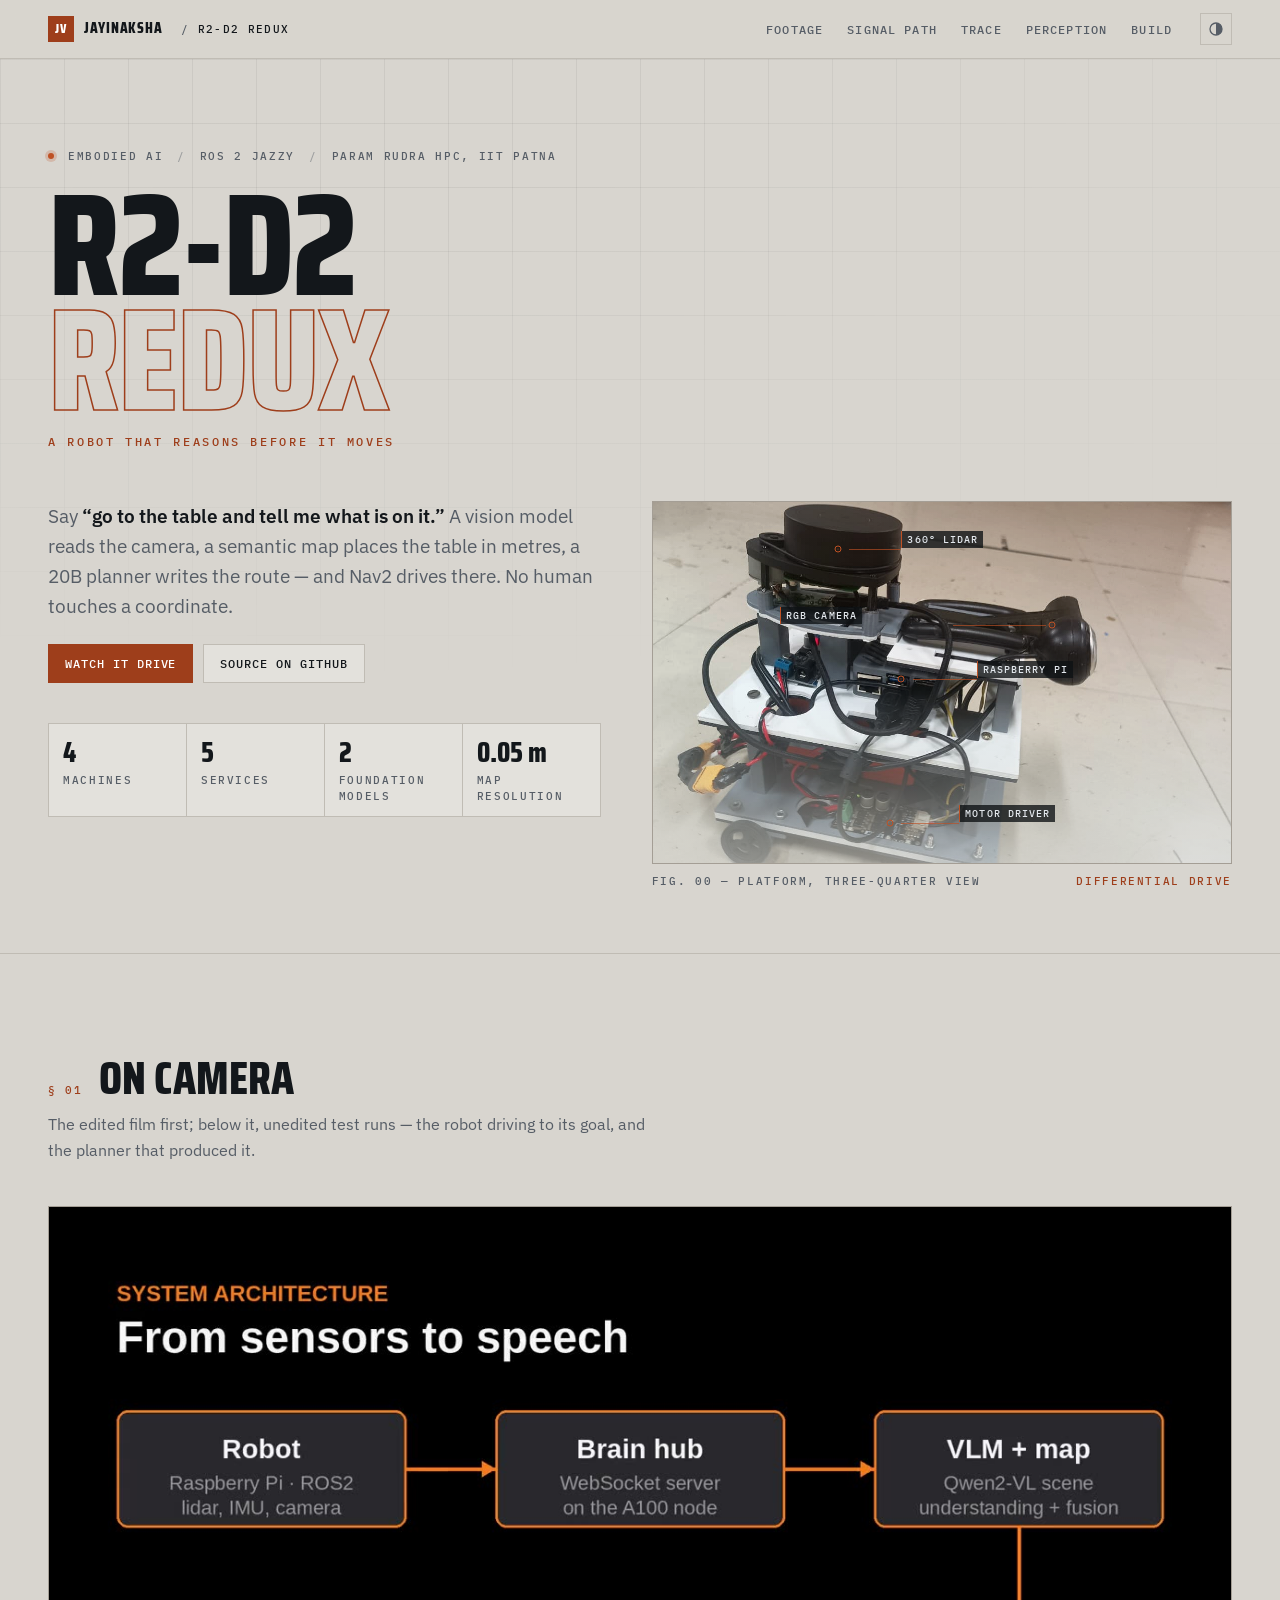
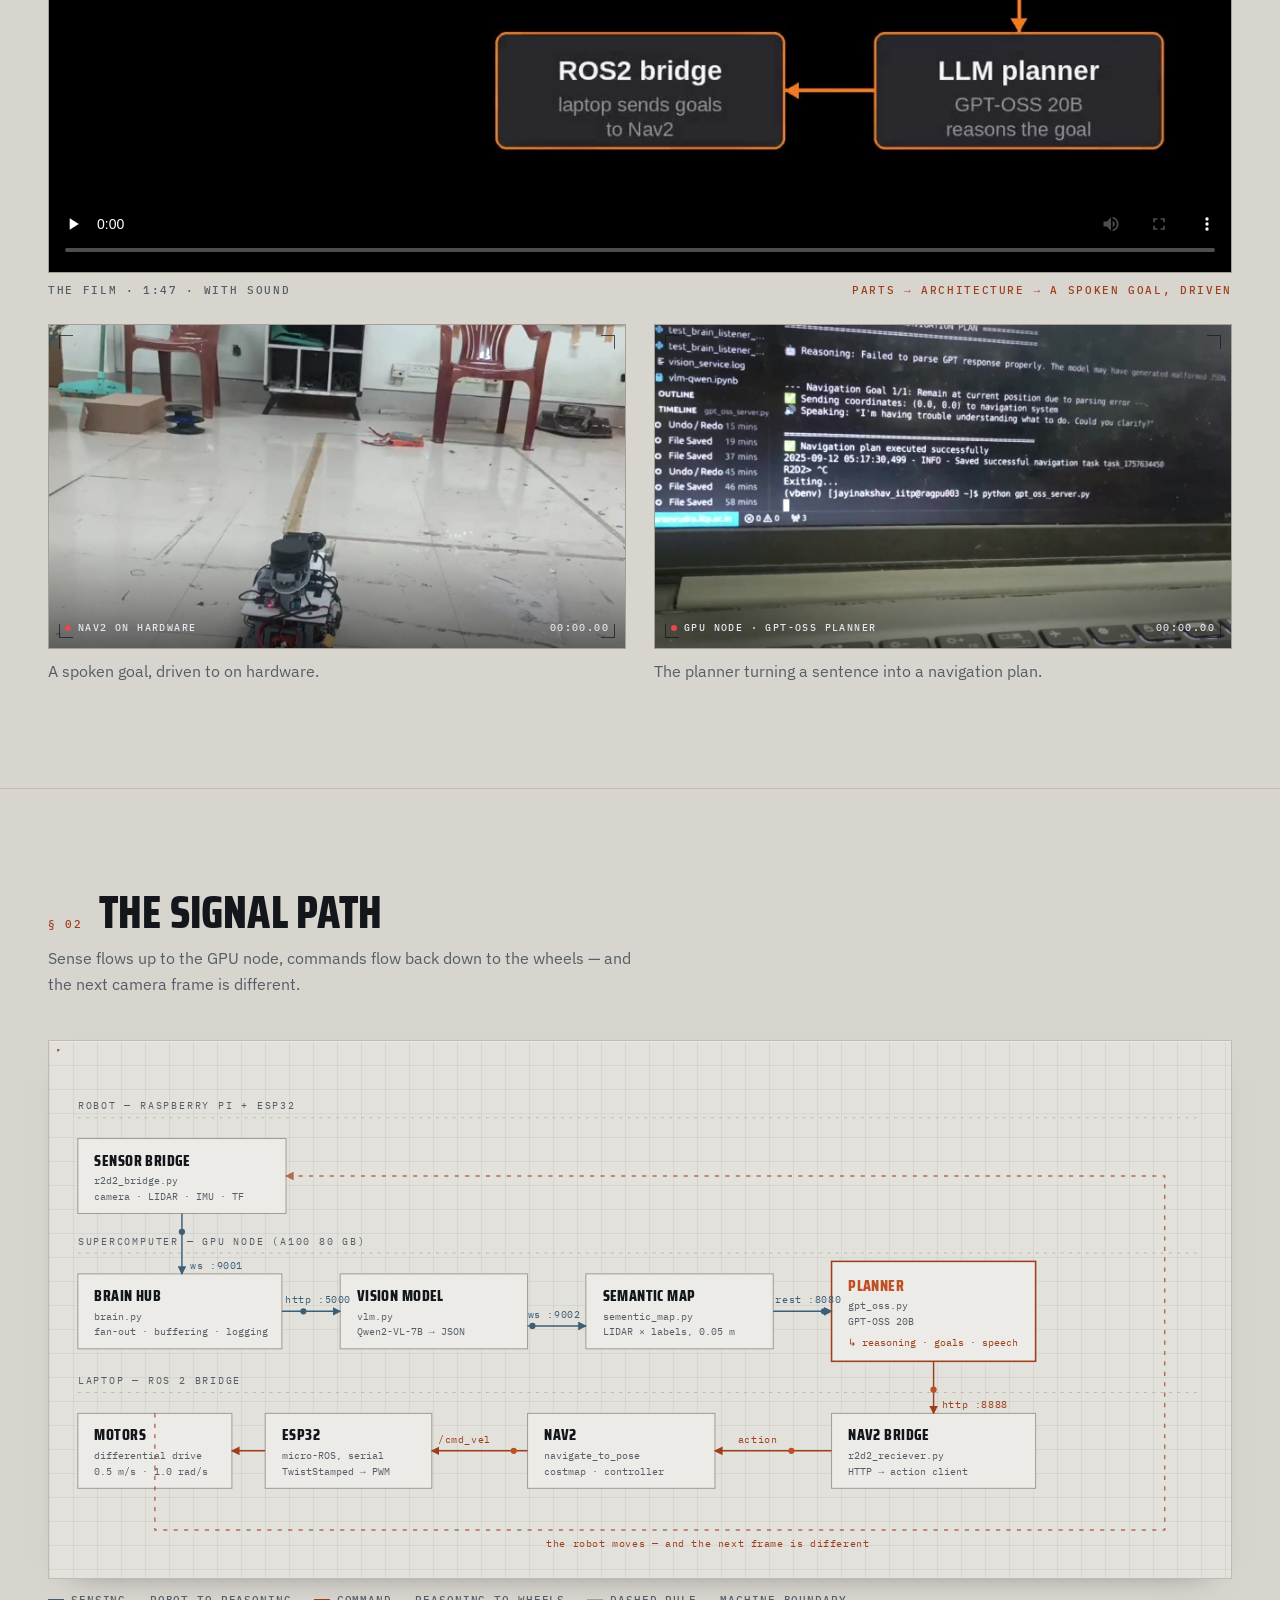
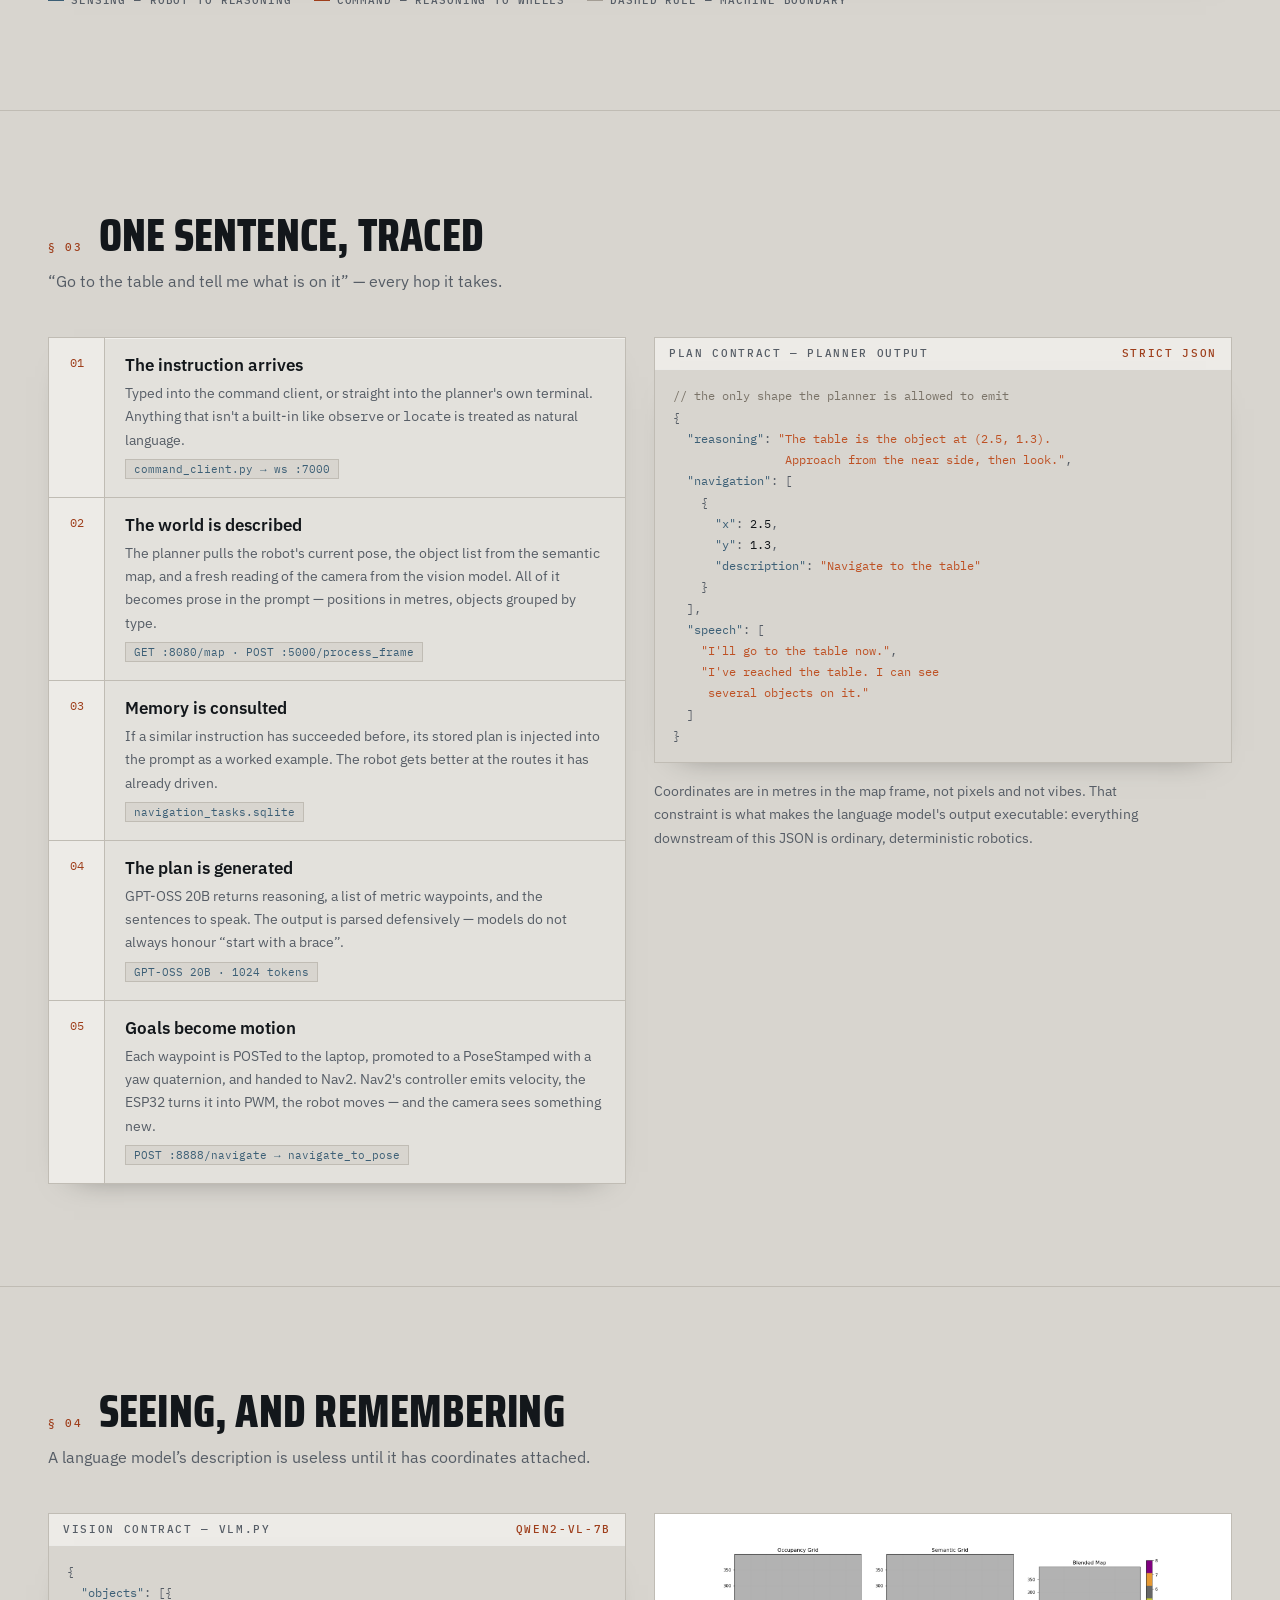
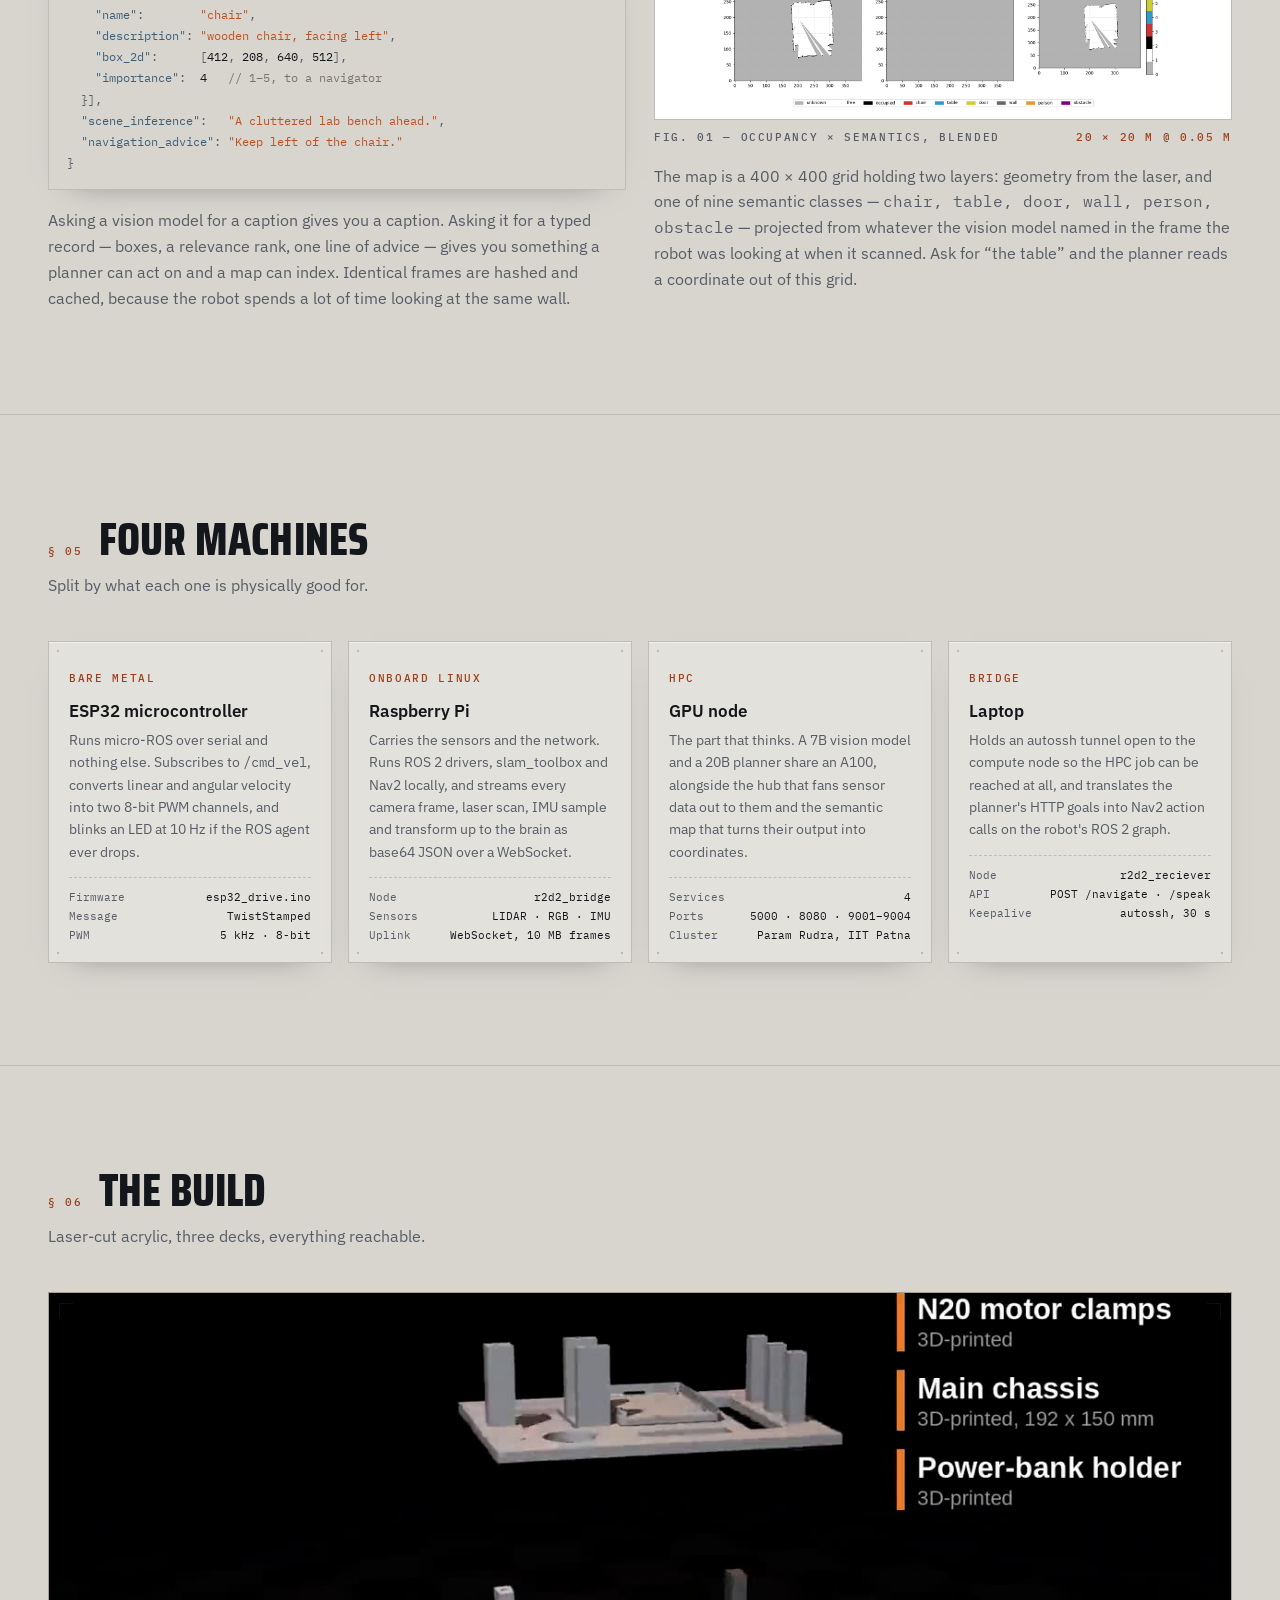
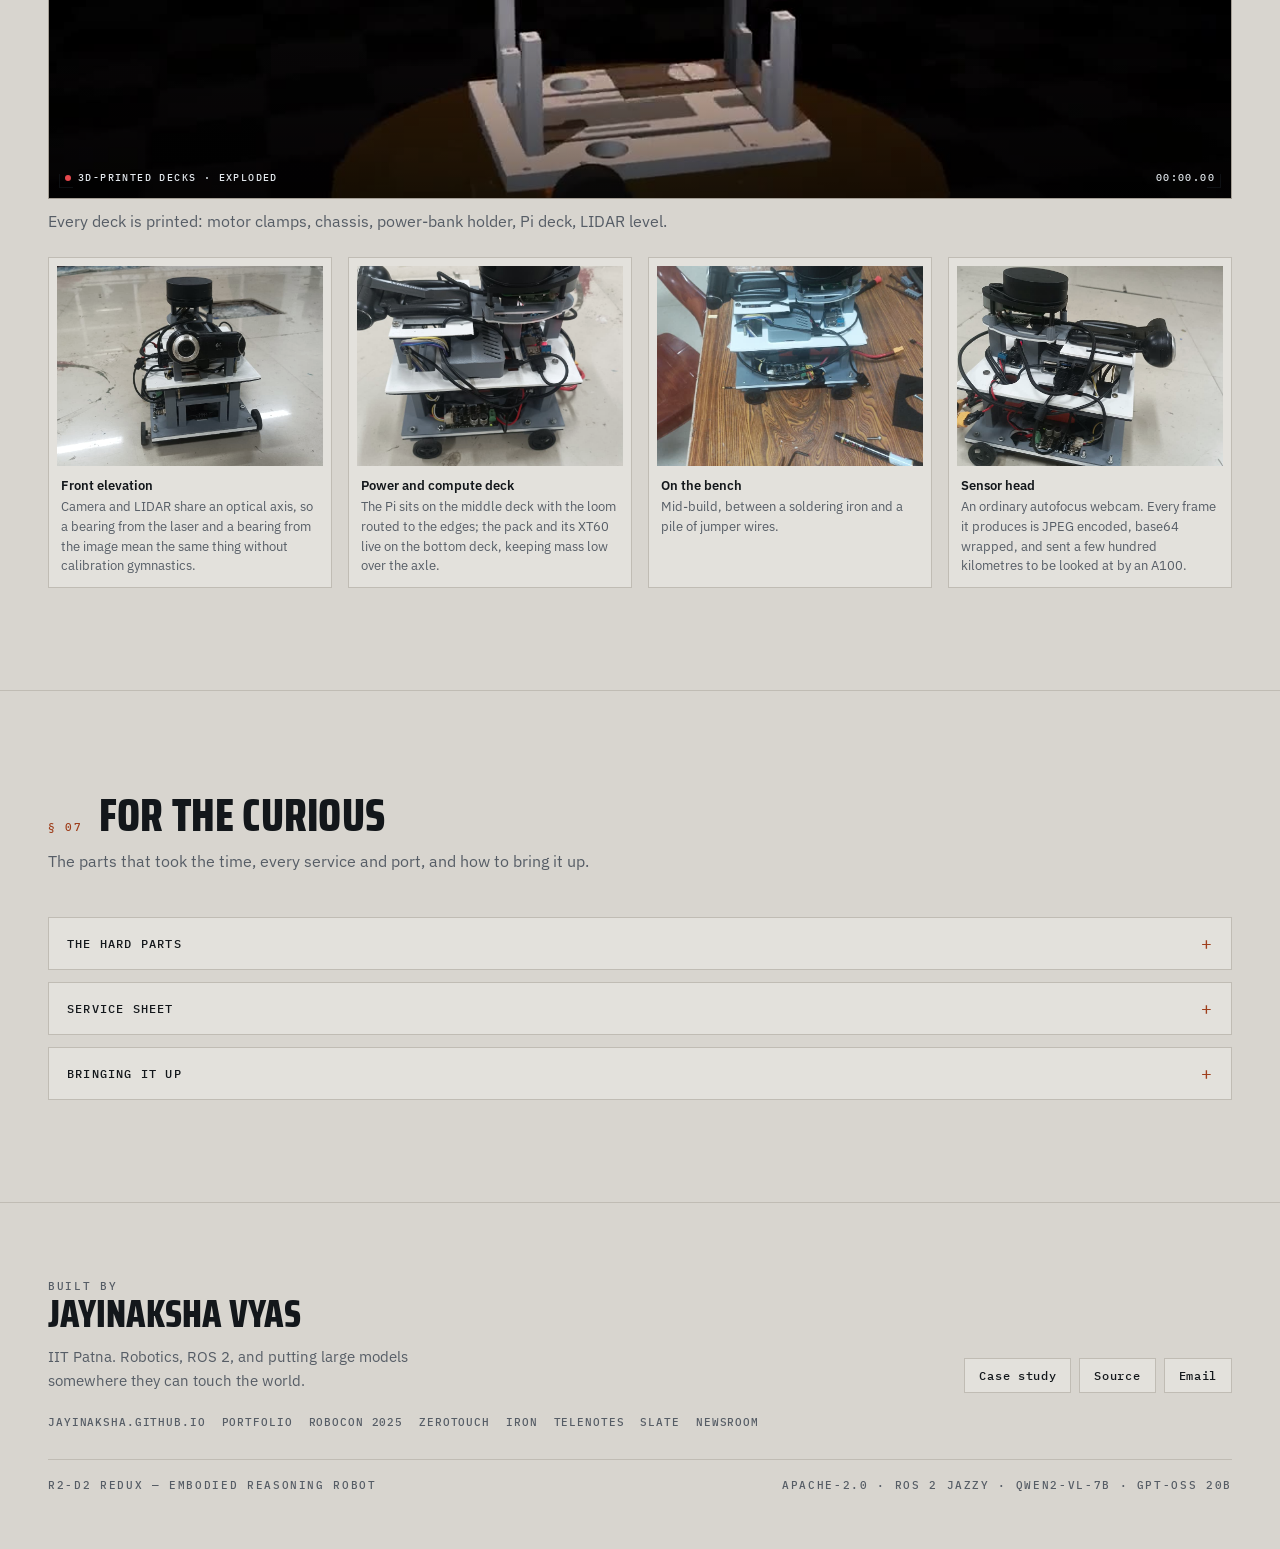
<file: docs/index.html>
<!doctype html>
<html lang="en">
<head>
<meta charset="utf-8">
<meta name="viewport" content="width=device-width,initial-scale=1">
<title>R2-D2 Redux — a robot that reasons before it moves</title>
<meta name="description" content="Say “go to the table and tell me what is on it.” A vision-language model reads the camera, a semantic map places the table in metres, a 20B planner writes the route, and Nav2 drives there.">
<link rel="canonical" href="https://jayinaksha.github.io/agentic-bot/">
<meta property="og:type" content="website">
<meta property="og:title" content="R2-D2 Redux — a robot that reasons before it moves">
<meta property="og:description" content="A spoken instruction becomes a metric navigation goal. Qwen2-VL-7B, GPT-OSS 20B, a semantic map and Nav2, on a Raspberry Pi robot and an A100.">
<meta property="og:url" content="https://jayinaksha.github.io/agentic-bot/">
<meta property="og:image" content="https://jayinaksha.github.io/agentic-bot/assets/og.jpg">
<meta property="og:image:width" content="1200"><meta property="og:image:height" content="630">
<meta name="twitter:card" content="summary_large_image">
<meta name="theme-color" content="#0E1114">
<meta name="color-scheme" content="dark light">
<link rel="icon" href="assets/favicon.svg" type="image/svg+xml">
<link rel="stylesheet" href="assets/plate/plate.css">
<script>try{var t=localStorage.getItem("plate-theme");if(t)document.documentElement.dataset.theme=t}catch(e){}</script>
<style>
/* R2-D2 Redux — page-only parts. Everything shared lives in Plate. */
.figure{position:relative;margin:0}
.photo{position:relative;aspect-ratio:16/10;overflow:hidden;border:1px solid var(--edge-hi);background:var(--plate2)}
.photo img{width:100%;height:100%;object-fit:cover;filter:contrast(1.06)}
.photo::after{content:"";position:absolute;inset:0;pointer-events:none;
  background:linear-gradient(200deg,color-mix(in srgb,var(--accent) 22%,transparent),transparent 58%),
             linear-gradient(0deg,color-mix(in srgb,var(--ground) 60%,transparent),transparent 50%)}
.callout{position:absolute;inset:0;z-index:3;pointer-events:none}
.callout .pin{position:absolute;width:7px;height:7px;border:1px solid var(--accent-hi);border-radius:50%;transform:translate(-50%,-50%)}
.callout .pin::before{display:none}
.callout .pin::after{content:"";position:absolute;inset:2px;background:var(--accent-hi);border-radius:50%}
.callout .lead{position:absolute;height:1px;background:var(--accent-hi);opacity:.65}
.callout .txt{position:absolute;font:500 .625rem var(--f-mono);letter-spacing:.11em;text-transform:uppercase;color:#E2E7EC;
  white-space:nowrap;background:rgba(14,17,20,.78);padding:2px 5px;border-left:1px solid var(--accent-hi)}
.card .host{color:var(--accent)}
.note .tag{color:var(--accent)}
.mapfig{border:1px solid var(--edge);background:#fff;padding:10px}
.mapfig img{width:100%}
.scope svg{min-width:940px}
.trace .step:last-child{border-bottom:0}
.tablewrap{overflow-x:auto;border:1px solid var(--edge)}
table{border-collapse:collapse;width:100%;min-width:660px;background:var(--plate)}
th,td{text-align:left;padding:12px 16px;border-bottom:1px solid var(--edge);vertical-align:top;font-size:.9rem}
th{font:500 .625rem var(--f-mono);letter-spacing:.15em;text-transform:uppercase;color:var(--steel);background:var(--plate2)}
td .path{display:block;font:400 .6875rem var(--f-mono);color:var(--steel);margin-top:3px}
td.port{font-family:var(--f-mono);color:var(--accent-hi);white-space:nowrap}
td.host{font-family:var(--f-mono);font-size:.75rem;color:var(--steel);white-space:nowrap}
td.svc{font-weight:600}
.runs{display:grid;gap:18px}
@media (min-width:840px){.runs{grid-template-columns:repeat(3,1fr)}}
.runs>*{min-width:0}
details.more+details.more{margin-top:12px}
@media (prefers-reduced-motion:reduce){.pkt{display:none}}
</style>
</head>
<body>
<a class="skip" href="#main">Skip to content</a>

<header class="bar">
  <div class="shell">
    <a class="bar__home" href="https://jayinaksha.github.io/portfolio/" aria-label="Jayinaksha Vyas — portfolio">
      <span class="bar__mark" aria-hidden="true">JV</span><span class="bar__name">Jayinaksha</span>
    </a>
    <span class="bar__crumb">/ <b>R2-D2 Redux</b></span>
    <button class="bar__tool bar__menu" aria-controls="nav" aria-expanded="false" aria-label="Menu"><svg width="14" height="10" viewBox="0 0 14 10" aria-hidden="true"><path d="M0 1h14M0 5h14M0 9h14" stroke="currentColor" stroke-width="1.4"/></svg></button>
    <nav class="bar__nav" id="nav" aria-label="Sections">
      <a href="#camera">Footage</a><a href="#path">Signal path</a><a href="#trace">Trace</a><a href="#perception">Perception</a><a href="#build">Build</a>
    </nav>
    <button class="bar__tool" data-theme-toggle aria-label="Switch light or dark"><svg width="14" height="14" viewBox="0 0 14 14" aria-hidden="true"><circle cx="7" cy="7" r="6" fill="none" stroke="currentColor" stroke-width="1.3"/><path d="M7 1a6 6 0 0 1 0 12z" fill="currentColor"/></svg></button>
  </div>
</header>

<main id="main">
<section class="hero" data-xhair>
  <div class="shell">
    <p class="eyebrow">
      <span class="dot" aria-hidden="true"></span>
      <span class="lbl">Embodied AI</span><span class="lbl" style="opacity:.45">/</span>
      <span class="lbl">ROS 2 Jazzy</span><span class="lbl" style="opacity:.45">/</span>
      <span class="lbl">Param Rudra HPC, IIT Patna</span>
    </p>
    <h1 class="wordmark">R2-D2<span class="ghost">Redux</span></h1>
    <p class="tagline">A robot that reasons before it moves</p>

    <div class="hero-grid">
      <div>
        <p class="deck">Say <b>“go to the table and tell me what is on it.”</b> A vision model reads the
          camera, a semantic map places the table in metres, a 20B planner writes the route — and Nav2
          drives there. No human touches a coordinate.</p>
        <div class="btns mt-m">
          <a class="btn btn--solid" href="#camera">Watch it drive</a>
          <a class="btn" href="https://github.com/Jayinaksha/agentic-bot">Source on GitHub</a>
        </div>
        <div class="spec mt-l">
          <div><span class="n">4</span><span class="lbl k">Machines</span></div>
          <div><span class="n">5</span><span class="lbl k">Services</span></div>
          <div><span class="n">2</span><span class="lbl k">Foundation models</span></div>
          <div><span class="n">0.05 m</span><span class="lbl k">Map resolution</span></div>
        </div>
      </div>
      <figure class="figure" style="margin:0">
        <div class="photo">
          <img src="assets/img/r2d2-hero.jpg" decoding="async" alt="The R2-D2 Redux robot: a three-tier laser-cut chassis carrying a spinning LIDAR, a webcam, a Raspberry Pi and a motor driver.">
          <div class="callout" aria-hidden="true">
            <span class="pin" style="left:32%;top:13%"></span>
            <span class="lead" style="left:34%;top:13%;width:9%"></span>
            <span class="txt" style="left:43%;top:8%">360° LIDAR</span>

            <span class="pin" style="left:69%;top:34%"></span>
            <span class="lead" style="left:52%;top:34%;width:16%"></span>
            <span class="txt" style="left:22%;top:29%">RGB camera</span>

            <span class="pin" style="left:43%;top:49%"></span>
            <span class="lead" style="left:45%;top:49%;width:11%"></span>
            <span class="txt" style="left:56%;top:44%">Raspberry Pi</span>

            <span class="pin" style="left:41%;top:89%"></span>
            <span class="lead" style="left:43%;top:89%;width:10%"></span>
            <span class="txt" style="left:53%;top:84%">Motor driver</span>
          </div>
        </div>
        <figcaption class="figcap">
          <span class="lbl">Fig. 00 — Platform, three-quarter view</span>
          <span class="lbl" style="color:var(--oxide)">Differential drive</span>
        </figcaption>
      </figure>
    </div>
  </div>
</section>

<section class="sect" id="camera">
  <div class="shell">
    <div class="head"><span class="lbl clause">§ 01</span><h2>On camera</h2></div>
    <p class="head-sub muted">The edited film first; below it, unedited test runs — the robot driving to its goal, and the planner that produced it.</p>
    <div class="film mt-s" style="border:1px solid var(--edge-hi);background:#000;margin-bottom:22px">
      <video src="assets/media/r2d2-film.mp4" poster="assets/media/r2d2-film.jpg" controls preload="none" playsinline
        style="width:100%;aspect-ratio:16/9;background:#000" aria-label="R2-D2 Redux, the film: from the printed parts to a spoken goal driven on hardware. 1 minute 47, with sound."></video>
    </div>
    <p class="figcap" style="margin:-12px 0 26px"><span class="lbl">The film · 1:47 · with sound</span><span class="lbl lbl--accent">parts → architecture → a spoken goal, driven</span></p>
    <div class="duo rise-kids">
      <figure class="reel-fig" style="margin:0">
        <div class="reel">
          <video src="assets/media/r2d2-drive.mp4" poster="assets/media/r2d2-drive.jpg" muted loop playsinline preload="none"
            aria-label="The robot driving across a tiled floor to its navigation goal."></video>
          <div class="reel__corners"></div>
          <div class="reel__hud"><span class="reel__rec">Nav2 on hardware</span><span class="reel__tc">00:00.00</span></div>
          <button class="reel__toggle" aria-label="Play clip">&#9654;</button>
        </div>
        <figcaption class="figcap"><span class="muted">A spoken goal, driven to on hardware.</span></figcaption>
      </figure>
      <figure class="reel-fig" style="margin:0">
        <div class="reel">
          <video src="assets/media/r2d2-brain.mp4" poster="assets/media/r2d2-brain.jpg" muted loop playsinline preload="none"
            aria-label="The navigation planner's log on a laptop terminal."></video>
          <div class="reel__corners"></div>
          <div class="reel__hud"><span class="reel__rec">GPU node · GPT-OSS planner</span><span class="reel__tc">00:00.00</span></div>
          <button class="reel__toggle" aria-label="Play clip">&#9654;</button>
        </div>
        <figcaption class="figcap"><span class="muted">The planner turning a sentence into a navigation plan.</span></figcaption>
      </figure>
    </div>
  </div>
</section>

<section class="sect" id="path">
  <div class="shell">
    <div class="head"><span class="lbl clause">§ 02</span><h2>The signal path</h2></div>
    <p class="head-sub muted">Sense flows up to the GPU node, commands flow back down to the wheels — and the next camera frame is different.</p>
    

    <div class="scope">
      <svg xmlns:xlink="http://www.w3.org/1999/xlink" viewBox="0 0 1120 500" role="img" aria-label="Signal flow: sensors stream to the brain hub, which feeds the vision model and semantic map, which feed the planner. The planner sends goals back through the ROS 2 bridge to Nav2, the ESP32 and the motors, which move the robot and change what the sensors see.">
        <defs>
          <marker id="ar" viewBox="0 0 8 8" refX="7" refY="4" markerWidth="6" markerHeight="6" orient="auto">
            <path d="M0,0 L8,4 L0,8 z" fill="var(--sense)"/>
          </marker>
          <marker id="ao" viewBox="0 0 8 8" refX="7" refY="4" markerWidth="6" markerHeight="6" orient="auto">
            <path d="M0,0 L8,4 L0,8 z" fill="var(--oxide)"/>
          </marker>
          <style>
            .nb{fill:var(--plate2);stroke:var(--edge-hi);stroke-width:1}
            .nt{font-family:"Saira Cond",sans-serif;font-weight:800;font-size:15px;
                fill:var(--chalk);text-transform:uppercase;letter-spacing:.4px}
            .nf{font-family:"Plex Mono",monospace;font-size:9.5px;fill:var(--steel)}
            .wl{font-family:"Plex Mono",monospace;font-size:9.5px;letter-spacing:.06em}
            .band{font-family:"Plex Mono",monospace;font-size:9.5px;letter-spacing:.18em;
                  fill:var(--steel);text-transform:uppercase}
            .sw{stroke:var(--sense);stroke-width:1.4;fill:none}
            .ow{stroke:var(--oxide);stroke-width:1.4;fill:none}
            .hr{stroke:var(--edge);stroke-width:1;stroke-dasharray:3 5}
          </style>
        </defs>

        <!-- host bands -->
        <line class="hr" x1="20" y1="66" x2="1100" y2="66"/>
        <line class="hr" x1="20" y1="196" x2="1100" y2="196"/>
        <line class="hr" x1="20" y1="330" x2="1100" y2="330"/>
        <text class="band" x="20" y="58">Robot — Raspberry Pi + ESP32</text>
        <text class="band" x="20" y="188">Supercomputer — GPU node (A100 80 GB)</text>
        <text class="band" x="20" y="322">Laptop — ROS 2 bridge</text>

        <!-- ROW 1 : robot sensors -->
        <g>
          <rect class="nb" x="20" y="86" width="200" height="72"/>
          <text class="nt" x="36" y="112">Sensor bridge</text>
          <text class="nf" x="36" y="130">r2d2_bridge.py</text>
          <text class="nf" x="36" y="145">camera · LIDAR · IMU · TF</text>
        </g>

        <!-- ROW 2 : brain / vlm / map / planner -->
        <g>
          <rect class="nb" x="20" y="216" width="196" height="72"/>
          <text class="nt" x="36" y="242">Brain hub</text>
          <text class="nf" x="36" y="260">brain.py</text>
          <text class="nf" x="36" y="275">fan-out · buffering · logging</text>
        </g>
        <g>
          <rect class="nb" x="272" y="216" width="180" height="72"/>
          <text class="nt" x="288" y="242">Vision model</text>
          <text class="nf" x="288" y="260">vlm.py</text>
          <text class="nf" x="288" y="275">Qwen2-VL-7B → JSON</text>
        </g>
        <g>
          <rect class="nb" x="508" y="216" width="180" height="72"/>
          <text class="nt" x="524" y="242">Semantic map</text>
          <text class="nf" x="524" y="260">sementic_map.py</text>
          <text class="nf" x="524" y="275">LIDAR × labels, 0.05 m</text>
        </g>
        <g>
          <rect class="nb" x="744" y="204" width="196" height="96" style="stroke:var(--oxide);stroke-width:1.5"/>
          <text class="nt" x="760" y="232" style="fill:var(--ember)">Planner</text>
          <text class="nf" x="760" y="250">gpt_oss.py</text>
          <text class="nf" x="760" y="265">GPT-OSS 20B</text>
          <text class="nf" x="760" y="285" style="fill:var(--oxide)">↳ reasoning · goals · speech</text>
        </g>

        <!-- ROW 3 : laptop + robot actuation -->
        <g>
          <rect class="nb" x="744" y="350" width="196" height="72"/>
          <text class="nt" x="760" y="376">Nav2 bridge</text>
          <text class="nf" x="760" y="394">r2d2_reciever.py</text>
          <text class="nf" x="760" y="409">HTTP → action client</text>
        </g>
        <g>
          <rect class="nb" x="452" y="350" width="180" height="72"/>
          <text class="nt" x="468" y="376">Nav2</text>
          <text class="nf" x="468" y="394">navigate_to_pose</text>
          <text class="nf" x="468" y="409">costmap · controller</text>
        </g>
        <g>
          <rect class="nb" x="200" y="350" width="160" height="72"/>
          <text class="nt" x="216" y="376">ESP32</text>
          <text class="nf" x="216" y="394">micro-ROS, serial</text>
          <text class="nf" x="216" y="409">TwistStamped → PWM</text>
        </g>
        <g>
          <rect class="nb" x="20" y="350" width="148" height="72"/>
          <text class="nt" x="36" y="376">Motors</text>
          <text class="nf" x="36" y="394">differential drive</text>
          <text class="nf" x="36" y="409">0.5 m/s · 1.0 rad/s</text>
        </g>

        <!-- SENSE WIRES (cool) -->
        <path id="w1" class="sw" d="M120,158 L120,216" marker-end="url(#ar)"/>
        <text class="wl" x="128" y="211" fill="var(--sense)">ws :9001</text>

        <path id="w2" class="sw" d="M216,252 L272,252" marker-end="url(#ar)"/>
        <text class="wl" x="219" y="244" fill="var(--sense)">http :5000</text>

        <path id="w3" class="sw" d="M452,266 L508,266" marker-end="url(#ar)"/>
        <text class="wl" x="452" y="258" fill="var(--sense)">ws :9002</text>

        <path id="w4" class="sw" d="M688,252 L744,252" marker-end="url(#ar)"/>
        <text class="wl" x="690" y="244" fill="var(--sense)">rest :8080</text>

        <!-- COMMAND WIRES (oxide) -->
        <path id="w5" class="ow" d="M842,300 L842,350" marker-end="url(#ao)"/>
        <text class="wl" x="850" y="345" fill="var(--oxide)">http :8888</text>

        <path id="w6" class="ow" d="M744,386 L632,386" marker-end="url(#ao)"/>
        <text class="wl" x="654" y="378" fill="var(--oxide)">action</text>

        <path id="w7" class="ow" d="M452,386 L360,386" marker-end="url(#ao)"/>
        <text class="wl" x="366" y="378" fill="var(--oxide)">/cmd_vel</text>

        <path id="w8" class="ow" d="M200,386 L168,386" marker-end="url(#ao)"/>

        <!-- CLOSING THE LOOP -->
        <path id="w9" class="ow" d="M94,350 L94,462 L1064,462 L1064,122 L220,122" marker-end="url(#ao)"
              style="stroke-dasharray:4 6;opacity:.7"/>
        <text class="wl" x="470" y="478" fill="var(--oxide)">the robot moves — and the next frame is different</text>

        <!-- packets -->
        <g class="pkt">
          <circle r="3" fill="var(--sense)"><animateMotion dur="1.7s" repeatCount="indefinite"><mpath href="#w1" xlink:href="#w1"/></animateMotion></circle>
          <circle r="3" fill="var(--sense)"><animateMotion dur="1.4s" begin="0.3s" repeatCount="indefinite"><mpath href="#w2" xlink:href="#w2"/></animateMotion></circle>
          <circle r="3" fill="var(--sense)"><animateMotion dur="1.4s" begin="0.7s" repeatCount="indefinite"><mpath href="#w3" xlink:href="#w3"/></animateMotion></circle>
          <circle r="3" fill="var(--sense)"><animateMotion dur="1.4s" begin="1.0s" repeatCount="indefinite"><mpath href="#w4" xlink:href="#w4"/></animateMotion></circle>
          <circle r="3" fill="var(--ember)"><animateMotion dur="1.5s" begin="1.4s" repeatCount="indefinite"><mpath href="#w5" xlink:href="#w5"/></animateMotion></circle>
          <circle r="3" fill="var(--ember)"><animateMotion dur="1.5s" begin="1.7s" repeatCount="indefinite"><mpath href="#w6" xlink:href="#w6"/></animateMotion></circle>
          <circle r="3" fill="var(--ember)"><animateMotion dur="1.5s" begin="2.0s" repeatCount="indefinite"><mpath href="#w7" xlink:href="#w7"/></animateMotion></circle>
          <circle r="2.5" fill="var(--oxide)" opacity=".8"><animateMotion dur="6s" begin="2.4s" repeatCount="indefinite"><mpath href="#w9" xlink:href="#w9"/></animateMotion></circle>
        </g>
      </svg>
    </div>

    <div class="legend">
      <span><i style="background:var(--sense)"></i><span class="lbl" style="letter-spacing:.08em">Sensing — robot to reasoning</span></span>
      <span><i style="background:var(--oxide)"></i><span class="lbl" style="letter-spacing:.08em">Command — reasoning to wheels</span></span>
      <span><i style="background:var(--edge-hi)"></i><span class="lbl" style="letter-spacing:.08em">Dashed rule — machine boundary</span></span>
    </div>
  
  </div>
</section>

<section class="sect" id="trace">
  <div class="shell">
    <div class="head"><span class="lbl clause">§ 03</span><h2>One sentence, traced</h2></div>
    <p class="head-sub muted">“Go to the table and tell me what is on it” — every hop it takes.</p>
    

    <div class="duo" style="align-items:start">
      <div class="trace">
        <div class="step"><div class="num">01</div><div class="body">
          <h3>The instruction arrives</h3>
          <p>Typed into the command client, or straight into the planner's own terminal. Anything that
             isn't a built-in like <span class="mono">observe</span> or <span class="mono">locate</span>
             is treated as natural language.</p>
          <span class="wire">command_client.py → ws :7000</span>
        </div></div>

        <div class="step"><div class="num">02</div><div class="body">
          <h3>The world is described</h3>
          <p>The planner pulls the robot's current pose, the object list from the semantic map, and a
             fresh reading of the camera from the vision model. All of it becomes prose in the prompt —
             positions in metres, objects grouped by type.</p>
          <span class="wire">GET :8080/map · POST :5000/process_frame</span>
        </div></div>

        <div class="step"><div class="num">03</div><div class="body">
          <h3>Memory is consulted</h3>
          <p>If a similar instruction has succeeded before, its stored plan is injected into the prompt
             as a worked example. The robot gets better at the routes it has already driven.</p>
          <span class="wire">navigation_tasks.sqlite</span>
        </div></div>

        <div class="step"><div class="num">04</div><div class="body">
          <h3>The plan is generated</h3>
          <p>GPT-OSS 20B returns reasoning, a list of metric waypoints, and the sentences to speak.
             The output is parsed defensively — models do not always honour “start with a brace”.</p>
          <span class="wire">GPT-OSS 20B · 1024 tokens</span>
        </div></div>

        <div class="step"><div class="num">05</div><div class="body">
          <h3>Goals become motion</h3>
          <p>Each waypoint is POSTed to the laptop, promoted to a PoseStamped with a yaw quaternion,
             and handed to Nav2. Nav2's controller emits velocity, the ESP32 turns it into PWM, the
             robot moves — and the camera sees something new.</p>
          <span class="wire">POST :8888/navigate → navigate_to_pose</span>
        </div></div>
      </div>

      <div>
        <div class="codehead">
          <span class="lbl">Plan contract — planner output</span>
          <span class="lbl" style="color:var(--oxide)">strict JSON</span>
        </div>
<pre><span class="c">// the only shape the planner is allowed to emit</span>
{
  <span class="k">"reasoning"</span>: <span class="s">"The table is the object at (2.5, 1.3).
                Approach from the near side, then look."</span>,
  <span class="k">"navigation"</span>: [
    {
      <span class="k">"x"</span>: <span class="n">2.5</span>,
      <span class="k">"y"</span>: <span class="n">1.3</span>,
      <span class="k">"description"</span>: <span class="s">"Navigate to the table"</span>
    }
  ],
  <span class="k">"speech"</span>: [
    <span class="s">"I'll go to the table now."</span>,
    <span class="s">"I've reached the table. I can see
     several objects on it."</span>
  ]
}</pre>
        <p class="prose" style="margin-top:16px;font-size:.9rem">
          Coordinates are in metres in the map frame, not pixels and not vibes. That constraint is
          what makes the language model's output executable: everything downstream of this JSON
          is ordinary, deterministic robotics.
        </p>
      </div>
    </div>
  
  </div>
</section>

<section class="sect" id="perception">
  <div class="shell">
    <div class="head"><span class="lbl clause">§ 04</span><h2>Seeing, and remembering</h2></div>
    <p class="head-sub muted">A language model’s description is useless until it has coordinates attached.</p>
    

    <div class="duo">
      <div>
        <div class="codehead">
          <span class="lbl">Vision contract — vlm.py</span>
          <span class="lbl" style="color:var(--oxide)">Qwen2-VL-7B</span>
        </div>
<pre>{
  <span class="k">"objects"</span>: [{
    <span class="k">"name"</span>:        <span class="s">"chair"</span>,
    <span class="k">"description"</span>: <span class="s">"wooden chair, facing left"</span>,
    <span class="k">"box_2d"</span>:      [<span class="n">412</span>, <span class="n">208</span>, <span class="n">640</span>, <span class="n">512</span>],
    <span class="k">"importance"</span>:  <span class="n">4</span>   <span class="c">// 1–5, to a navigator</span>
  }],
  <span class="k">"scene_inference"</span>:   <span class="s">"A cluttered lab bench ahead."</span>,
  <span class="k">"navigation_advice"</span>: <span class="s">"Keep left of the chair."</span>
}</pre>
        <p class="prose" style="margin-top:18px">
          Asking a vision model for a caption gives you a caption. Asking it for a typed record —
          boxes, a relevance rank, one line of advice — gives you something a planner can act on and
          a map can index. Identical frames are hashed and cached, because the robot spends a lot of
          time looking at the same wall.
        </p>
      </div>

      <div>
        <figure style="margin:0">
          <div class="mapfig">
            <img src="assets/img/semantic-map.png" loading="lazy" decoding="async" alt="Three side-by-side grids: an occupancy grid showing scanned free space and walls, an empty semantic grid, and the two blended together, with a legend of nine semantic classes.">
          </div>
          <figcaption class="figcap" style="margin-top:10px">
            <span class="lbl">Fig. 01 — Occupancy × semantics, blended</span>
            <span class="lbl" style="color:var(--oxide)">20 × 20 m @ 0.05 m</span>
          </figcaption>
        </figure>
        <p class="prose" style="margin-top:18px">
          The map is a 400 × 400 grid holding two layers: geometry from the laser, and one of nine
          semantic classes — <span class="mono">chair, table, door, wall, person, obstacle</span> — projected
          from whatever the vision model named in the frame the robot was looking at when it scanned.
          Ask for “the table” and the planner reads a coordinate out of this grid.
        </p>
      </div>
    </div>
  
  </div>
</section>

<section class="sect" id="machines">
  <div class="shell">
    <div class="head"><span class="lbl clause">§ 05</span><h2>Four machines</h2></div>
    <p class="head-sub muted">Split by what each one is physically good for.</p>
    

    <div class="cards">
      <div class="plate card">
        <span class="lbl host">Bare metal</span>
        <h3>ESP32 microcontroller</h3>
        <p>Runs micro-ROS over serial and nothing else. Subscribes to <span class="mono">/cmd_vel</span>,
           converts linear and angular velocity into two 8-bit PWM channels, and blinks an LED
           at 10 Hz if the ROS agent ever drops.</p>
        <div class="kv">
          <div><span>Firmware</span><b>esp32_drive.ino</b></div>
          <div><span>Message</span><b>TwistStamped</b></div>
          <div><span>PWM</span><b>5 kHz · 8-bit</b></div>
        </div>
      </div>

      <div class="plate card">
        <span class="lbl host">Onboard Linux</span>
        <h3>Raspberry Pi</h3>
        <p>Carries the sensors and the network. Runs ROS 2 drivers, slam_toolbox and Nav2 locally,
           and streams every camera frame, laser scan, IMU sample and transform up to the brain
           as base64 JSON over a WebSocket.</p>
        <div class="kv">
          <div><span>Node</span><b>r2d2_bridge</b></div>
          <div><span>Sensors</span><b>LIDAR · RGB · IMU</b></div>
          <div><span>Uplink</span><b>WebSocket, 10 MB frames</b></div>
        </div>
      </div>

      <div class="plate card">
        <span class="lbl host">HPC</span>
        <h3>GPU node</h3>
        <p>The part that thinks. A 7B vision model and a 20B planner share an A100, alongside the
           hub that fans sensor data out to them and the semantic map that turns their output
           into coordinates.</p>
        <div class="kv">
          <div><span>Services</span><b>4</b></div>
          <div><span>Ports</span><b>5000 · 8080 · 9001–9004</b></div>
          <div><span>Cluster</span><b>Param Rudra, IIT Patna</b></div>
        </div>
      </div>

      <div class="plate card">
        <span class="lbl host">Bridge</span>
        <h3>Laptop</h3>
        <p>Holds an autossh tunnel open to the compute node so the HPC job can be reached at all,
           and translates the planner's HTTP goals into Nav2 action calls on the robot's ROS 2
           graph.</p>
        <div class="kv">
          <div><span>Node</span><b>r2d2_reciever</b></div>
          <div><span>API</span><b>POST /navigate · /speak</b></div>
          <div><span>Keepalive</span><b>autossh, 30 s</b></div>
        </div>
      </div>
    </div>
  
  </div>
</section>

<section class="sect" id="build">
  <div class="shell">
    <div class="head"><span class="lbl clause">§ 06</span><h2>The build</h2></div>
    <p class="head-sub muted">Laser-cut acrylic, three decks, everything reachable.</p>
    

    <figure class="reel-fig rise" style="margin:0 0 22px">
        <div class="reel reel--wide">
          <video src="assets/media/r2d2-parts.mp4" poster="assets/media/r2d2-parts.jpg" muted loop playsinline preload="none"
            aria-label="An exploded 3D view of the printed parts assembling into the chassis."></video>
          <div class="reel__corners"></div>
          <div class="reel__hud"><span class="reel__rec">3D-printed decks · exploded</span><span class="reel__tc">00:00.00</span></div>
          <button class="reel__toggle" aria-label="Play clip">&#9654;</button>
        </div>
        <figcaption class="figcap"><span class="muted">Every deck is printed: motor clamps, chassis, power-bank holder, Pi deck, LIDAR level.</span></figcaption>
      </figure>
      <div class="gallery">
      <figure class="shot">
        <img src="assets/img/build-front.jpg" loading="lazy" decoding="async" alt="Front view of the robot showing the LIDAR mounted directly above the webcam.">
        <figcaption><b>Front elevation</b>Camera and LIDAR share an optical axis, so a bearing from the
          laser and a bearing from the image mean the same thing without calibration gymnastics.</figcaption>
      </figure>
      <figure class="shot">
        <img src="assets/img/build-deck.jpg" loading="lazy" decoding="async" alt="Three-quarter view showing the Raspberry Pi, wiring loom, battery and XT60 connector.">
        <figcaption><b>Power and compute deck</b>The Pi sits on the middle deck with the loom routed to
          the edges; the pack and its XT60 live on the bottom deck, keeping mass low over the axle.</figcaption>
      </figure>
      <figure class="shot">
        <img src="assets/img/build-bench.jpg" loading="lazy" decoding="async" alt="The robot on a cluttered workbench mid-build, surrounded by tools and wiring." style="object-position:50% 60%">
        <figcaption><b>On the bench</b>Mid-build, between a soldering iron and a pile of jumper wires.</figcaption>
      </figure>
      <figure class="shot">
        <img src="assets/img/build-camera.jpg" loading="lazy" decoding="async" alt="Close-up of the webcam mounted on the top deck of the robot.">
        <figcaption><b>Sensor head</b>An ordinary autofocus webcam. Every frame it produces is JPEG
          encoded, base64 wrapped, and sent a few hundred kilometres to be looked at by an A100.</figcaption>
      </figure>
    </div>
  
  </div>
</section>

<section class="sect" id="more">
  <div class="shell">
    <div class="head"><span class="lbl clause">§ 07</span><h2>For the curious</h2></div>
    <p class="head-sub muted">The parts that took the time, every service and port, and how to bring it up.</p>
    <details class="more">
      <summary>The hard parts</summary>
      <div class="more__body">

    <div class="notes">
      <div class="note">
        <span class="lbl tag">Async correlation</span>
        <h3>Matching a slow answer to a fast frame</h3>
        <p>Vision inference takes seconds; the camera does not wait. Frames go into a dictionary keyed
           by frame ID under a lock, the vision thread reunites its result with the original frame when
           it finishes, and the dictionary evicts its oldest entries past a hundred so a stalled GPU
           can't leak memory forever.</p>
      </div>

      <div class="note">
        <span class="lbl tag">Back-pressure</span>
        <h3>Deciding what to drop</h3>
        <p>Bounded queues sit in front of both disk and GPU, and each one has an explicit answer for
           being full: the writer warns and keeps the newest, the vision queue skips the frame. Nothing
           blocks the WebSocket reader, because a blocked reader means a robot that stops streaming.</p>
      </div>

      <div class="note">
        <span class="lbl tag">Fragile links</span>
        <h3>Assuming the network will fail</h3>
        <p>An HPC job behind a login node is not reachable from a robot. autossh forwards six ports to
           the compute node and rebuilds the tunnel when it dies; vision calls retry three times with a
           backoff; every socket sets <span class="mono">TCP_NODELAY</span> so small control messages
           don't wait on Nagle.</p>
      </div>

      <div class="note">
        <span class="lbl tag">Model output</span>
        <h3>Trusting a language model exactly as far as you can parse it</h3>
        <p>The planner is told to emit nothing but JSON, and then treated as if it won't. Responses are
           scraped for the outermost brace pair, validated field by field, and rejected outright if the
           coordinates aren't numbers — a bad plan should be a logged failure, not a robot driving into
           a wall.</p>
      </div>

      <div class="note">
        <span class="lbl tag">Memory</span>
        <h3>Getting better at the same errand</h3>
        <p>Successful runs — instruction, reasoning, waypoints, speech — are written to SQLite. On a
           similar instruction the closest match is replayed into the prompt as a worked example, which
           costs nothing at inference time and sharply steadies the output format.</p>
      </div>

      <div class="note">
        <span class="lbl tag">Observability</span>
        <h3>Being able to see what it thought</h3>
        <p>Every message is appended to a JSONL log with its type, frame number and timestamp; the hub
           prints throughput, queue high-water marks and vision error counts every minute. When the
           robot does something strange, the transcript of what it saw is still on disk.</p>
      </div>
    </div>
  </div>
    </details>
    <details class="more">
      <summary>Service sheet</summary>
      <div class="more__body">

    <div class="tablewrap">
      <table>
        <thead>
          <tr><th scope="col">Service</th><th scope="col">Host</th><th scope="col">Port</th><th scope="col">Responsibility</th></tr>
        </thead>
        <tbody>
          <tr>
            <td class="svc">Brain hub<span class="path">src/r2d2_brain/brain.py</span></td>
            <td class="host">GPU node</td><td class="port">9001–9004</td>
            <td>Terminates the robot's WebSocket, buffers every message to disk on writer threads, samples one frame in five to the vision model, and re-broadcasts enriched frames to the map.</td>
          </tr>
          <tr>
            <td class="svc">Vision model<span class="path">src/r2d2_brain/vlm.py</span></td>
            <td class="host">GPU node</td><td class="port">5000</td>
            <td>Flask endpoint wrapping Qwen2-VL-7B-Instruct. Takes a base64 JPEG, returns objects with boxes and an importance rank, a scene summary, and navigation advice — strictly as JSON.</td>
          </tr>
          <tr>
            <td class="svc">Semantic map<span class="path">src/r2d2_brain/sementic_map.py</span></td>
            <td class="host">GPU node</td><td class="port">8080</td>
            <td>Fuses laser scans into a 400 × 400 occupancy grid and paints vision labels onto it, so “the chair” becomes a coordinate. Serves the map over REST and checkpoints it every minute.</td>
          </tr>
          <tr>
            <td class="svc">Planner<span class="path">src/r2d2_brain/gpt_oss.py</span></td>
            <td class="host">GPU node</td><td class="port">7000</td>
            <td>The hinge. Assembles world context, prompts GPT-OSS 20B for a JSON plan, validates it, dispatches goals and speech, and records what worked in SQLite for later reuse.</td>
          </tr>
          <tr>
            <td class="svc">Nav2 bridge<span class="path">src/r2d2_comms/…/r2d2_reciever.py</span></td>
            <td class="host">Laptop</td><td class="port">8888</td>
            <td>A Flask server living inside a ROS 2 node. Converts <span class="mono">{x, y}</span> into a PoseStamped goal on the <span class="mono">navigate_to_pose</span> action, and text into the TTS topic.</td>
          </tr>
          <tr>
            <td class="svc">Sensor bridge<span class="path">src/r2d2_comms/…/r2d2_bridge.py</span></td>
            <td class="host">Raspberry Pi</td><td class="port">—</td>
            <td>Subscribes to every sensor topic on the robot, encodes frames, and keeps the uplink alive with heartbeats and reconnects.</td>
          </tr>
        </tbody>
      </table>
    </div>
  </div>
    </details>
    <details class="more">
      <summary>Bringing it up</summary>
      <div class="more__body">

    <div class="runs">
      <div>
        <div class="codehead"><span class="lbl">1 — GPU node</span><span class="lbl" style="color:var(--oxide)">4 processes</span></div>
<pre><span class="c"># vision first: it loads 7B weights</span>
python3 src/r2d2_brain/vlm.py

<span class="c"># then the hub the robot dials into</span>
python3 src/r2d2_brain/brain.py

<span class="c"># the map subscribes to the hub</span>
python3 src/r2d2_brain/sementic_map.py

<span class="c"># the planner needs all three</span>
CUDA_VISIBLE_DEVICES=0 \
  python3 src/r2d2_brain/gpt_oss.py</pre>
      </div>

      <div>
        <div class="codehead"><span class="lbl">2 — Laptop</span><span class="lbl" style="color:var(--oxide)">tunnel + bridge</span></div>
<pre><span class="c"># forward 5000, 8080, 9001-9004</span>
bash start_brain_tunnel.sh

<span class="c"># ROS 2 side, serves :8888</span>
ros2 run r2d2_comms r2d2_reciever</pre>
        <div class="codehead" style="margin-top:20px"><span class="lbl">3 — Robot</span><span class="lbl" style="color:var(--oxide)">last</span></div>
<pre><span class="c"># drivers, slam_toolbox, nav2, then</span>
ros2 run r2d2_comms r2d2_bridge</pre>
      </div>

      <div>
        <div class="codehead"><span class="lbl">4 — Talk to it</span><span class="lbl" style="color:var(--oxide)">any host</span></div>
<pre>python3 src/command_client.py

<span class="c">&gt; what do you see?</span>
<span class="c">&gt; find the chair</span>
<span class="c">&gt; go to the table and tell me
  what is on it</span></pre>
        <p class="prose" style="margin-top:16px;font-size:.9rem">
          Built-ins sit alongside the free-form commands: <span class="mono">observe</span> for a fresh
          look, <span class="mono">locate &lt;object&gt;</span> for a laser range to something named,
          <span class="mono">context</span> for pose and map contents, <span class="mono">history</span>
          for what has worked before.
        </p>
      </div>
    </div>
  </div>
    </details>
  </div>
</section>
</main>

<footer class="foot">
  <div class="shell">
    <div class="sig">
      <div>
        <p class="lbl">Built by</p>
        <p class="sig__name">Jayinaksha Vyas</p>
        <p class="muted mt-s" style="max-width:46ch;font-size:.92rem">IIT Patna. Robotics, ROS 2, and putting large models somewhere they can touch the world.</p>
      </div>
      <nav class="links" aria-label="Elsewhere">
        <a href="https://jayinaksha.github.io/portfolio/projects/agentic-bot/">Case study</a>
        <a href="https://github.com/Jayinaksha/agentic-bot">Source</a>
        <a href="mailto:jayinaksha_2302cm08@iitp.ac.in">Email</a>
      </nav>
    </div>
    <nav class="sister" aria-label="Other projects">
      <a href="https://jayinaksha.github.io/">jayinaksha.github.io</a>
      <a href="https://jayinaksha.github.io/portfolio/">Portfolio</a>
      <a href="https://jayinaksha.github.io/Robocon-25_codes/">Robocon 2025</a>
      <a href="https://jayinaksha.github.io/zerotouch/">ZeroTouch</a>
      <a href="https://jayinaksha.github.io/iron-overview/">Iron</a>
      <a href="https://jayinaksha.github.io/telenotes/">telenotes</a>
      <a href="https://jayinaksha.github.io/slate/">Slate</a>
      <a href="https://jayinaksha.github.io/newsroom/">Newsroom</a>
    </nav>
    <div class="fineprint">
      <span class="lbl">R2-D2 Redux — embodied reasoning robot</span>
      <span class="lbl">Apache-2.0 · ROS 2 Jazzy · Qwen2-VL-7B · GPT-OSS 20B</span>
    </div>
  </div>
</footer>
<script src="assets/plate/plate.js" defer></script>
</body>
</html>
</file>
<file: docs/assets/plate/plate.css>
/* ==========================================================================
   PLATE — the shared design system for jayinaksha.github.io
   --------------------------------------------------------------------------
   Grown out of the R2-D2 Redux page: machined plates on a drafting grid,
   condensed industrial display type, IBM Plex for reading, one hot accent.
   Every site under jayinaksha.github.io vendors this one file.

   Rules the system keeps:
   - Content is visible without JavaScript. Motion only ever adds.
   - Motion explains a mechanism (a packet on a wire, a frame of real footage),
     it never decorates.
   - prefers-reduced-motion turns every animation off.
   - Each project sets --accent; everything else stays shared.
   ========================================================================== */

/* ── Typefaces (SIL OFL 1.1 — see fonts/OFL-*.txt) ─────────────────────────────────── */
@font-face{font-family:"Saira Cond";src:url(fonts/SairaCond-600.woff2) format("woff2");font-weight:600;font-display:swap}
@font-face{font-family:"Saira Cond";src:url(fonts/SairaCond-800.woff2) format("woff2");font-weight:800;font-display:swap}
@font-face{font-family:"Plex Sans";src:url(fonts/PlexSans-100_700.woff2) format("woff2");font-weight:100 700;font-display:swap}
@font-face{font-family:"Plex Mono";src:url(fonts/PlexMono-400.woff2) format("woff2");font-weight:400;font-display:swap}
@font-face{font-family:"Plex Mono";src:url(fonts/PlexMono-500.woff2) format("woff2");font-weight:500;font-display:swap}

/* ── Tokens ──────────────────────────────────────────────────────────────── */
:root{
  /* ground → plate → plate2: three steps of machined surface */
  --ground:#0E1114; --plate:#14181D; --plate2:#1A2027;
  --edge:#262E37;   --edge-hi:#38424E;
  --steel:#8A96A3;  --chalk:#E2E7EC;
  --oxide:#C4552A;  --ember:#FF9A52; --sense:#7FA3B8; --ok:#7DBE8A;
  --grid:rgba(226,231,236,.045); --code-c:#66727F;
  --fastener:rgba(226,231,236,.16);
  --photo-op:.9;
  --shadow:0 1px 0 rgba(255,255,255,.028) inset, 0 18px 40px -28px rgba(0,0,0,.9);

  /* per-project accent — override on :root of each site */
  --accent:var(--oxide); --accent-hi:var(--ember);

  --f-display:"Saira Cond","Arial Narrow",sans-serif;
  --f-sans:"Plex Sans",system-ui,-apple-system,"Segoe UI",sans-serif;
  --f-mono:"Plex Mono",ui-monospace,SFMono-Regular,Menlo,monospace;

  --shell:1240px; --gutter:clamp(16px,3vw,28px);
  --sect:clamp(56px,8vw,112px);
  --ease:cubic-bezier(.2,.7,.2,1);
  color-scheme:dark;
}
@media (prefers-color-scheme:light){
  :root:not([data-theme="dark"]){
    --ground:#D8D5CF; --plate:#E3E1DC; --plate2:#EDEBE7;
    --edge:#C0BCB4;   --edge-hi:#A49E95;
    --steel:#565D66;  --chalk:#13171B;
    --oxide:#9E3E1B;  --ember:#BE5124; --sense:#3C5F76; --ok:#2F7A44;
    --grid:rgba(19,23,27,.06); --code-c:#7A7368;
    --fastener:rgba(19,23,27,.2); --photo-op:1;
    --shadow:0 1px 0 rgba(255,255,255,.5) inset, 0 14px 32px -26px rgba(0,0,0,.55);
    color-scheme:light;
  }
}
:root[data-theme="light"]{
  --ground:#D8D5CF; --plate:#E3E1DC; --plate2:#EDEBE7;
  --edge:#C0BCB4;   --edge-hi:#A49E95;
  --steel:#565D66;  --chalk:#13171B;
  --oxide:#9E3E1B;  --ember:#BE5124; --sense:#3C5F76; --ok:#2F7A44;
  --grid:rgba(19,23,27,.06); --code-c:#7A7368;
  --fastener:rgba(19,23,27,.2); --photo-op:1;
  --shadow:0 1px 0 rgba(255,255,255,.5) inset, 0 14px 32px -26px rgba(0,0,0,.55);
  color-scheme:light;
}

/* ── Base ────────────────────────────────────────────────────────────────── */
*,*::before,*::after{box-sizing:border-box}
html{-webkit-text-size-adjust:100%;scroll-padding-top:72px}
body{
  margin:0;background:var(--ground);color:var(--chalk);
  font-family:var(--f-sans);font-size:16px;line-height:1.62;
  -webkit-font-smoothing:antialiased;overflow-x:hidden;
}
img,video,svg{max-width:100%}
img,video{display:block}
a{color:inherit}
p{margin:0}
h1,h2,h3,h4{margin:0;text-wrap:balance}
ul,ol{margin:0;padding:0}
::selection{background:var(--accent);color:#fff}
:focus-visible{outline:2px solid var(--accent-hi);outline-offset:3px}
.sr-only{position:absolute;width:1px;height:1px;overflow:hidden;clip:rect(0 0 0 0);white-space:nowrap}
.skip{position:absolute;left:12px;top:-60px;z-index:100;background:var(--accent);color:#fff;
  padding:8px 14px;font:500 .8rem var(--f-mono);text-decoration:none}
.skip:focus{top:12px}

/* ── Type roles ──────────────────────────────────────────────────────────── */
.mono{font-family:var(--f-mono)}
.lbl{font:500 .6875rem/1.4 var(--f-mono);letter-spacing:.15em;text-transform:uppercase;color:var(--steel)}
.lbl--accent{color:var(--accent)}
.display{
  font-family:var(--f-display);font-weight:800;text-transform:uppercase;
  line-height:.86;letter-spacing:-.01em;
}
.wordmark{font-family:var(--f-display);font-weight:800;text-transform:uppercase;
  font-size:clamp(3.4rem,12vw,9rem);line-height:.8;letter-spacing:-.015em}
.wordmark .ghost{display:block;color:transparent;-webkit-text-stroke:1.5px var(--accent);paint-order:stroke fill}
h2,.h2{font-family:var(--f-display);font-weight:800;text-transform:uppercase;
  font-size:clamp(1.85rem,4.2vw,2.85rem);line-height:.95;letter-spacing:.005em}
h3,.h3{font-size:1.0625rem;font-weight:600;line-height:1.35}
.deck{font-size:clamp(1.04rem,1.5vw,1.2rem);line-height:1.55;color:var(--steel);max-width:50ch}
.deck b,.deck strong{color:var(--chalk);font-weight:600}
.prose{max-width:64ch;color:var(--steel)}
.prose p+p{margin-top:1em}
.prose strong,.prose b{color:var(--chalk);font-weight:600}
.muted{color:var(--steel)}
.accent{color:var(--accent)}

/* ── Frame ───────────────────────────────────────────────────────────────── */
.shell{max-width:var(--shell);margin:0 auto;padding:0 var(--gutter)}
.sect{padding:var(--sect) 0;border-bottom:1px solid var(--edge)}
.sect:last-of-type{border-bottom:0}
.head{display:flex;gap:16px;align-items:baseline;margin-bottom:12px}
.head .clause{color:var(--accent);flex:none}
.head-sub{margin-bottom:clamp(26px,3.5vw,42px);max-width:60ch}
.grid-bg{
  background-image:linear-gradient(var(--grid) 1px,transparent 1px),
                   linear-gradient(90deg,var(--grid) 1px,transparent 1px);
  background-size:64px 64px;
}

/* ── Top bar (every site) ────────────────────────────────────────────────── */
.bar{
  position:sticky;top:0;z-index:50;background:color-mix(in srgb,var(--ground) 86%,transparent);
  backdrop-filter:saturate(1.2) blur(10px);-webkit-backdrop-filter:saturate(1.2) blur(10px);
  border-bottom:1px solid var(--edge);
}
.bar .shell{display:flex;align-items:center;gap:18px;height:58px}
.bar__home{display:inline-flex;align-items:center;gap:10px;text-decoration:none;flex:none}
.bar__mark{width:26px;height:26px;display:grid;place-items:center;background:var(--accent);
  color:#fff;font:800 .82rem/1 var(--f-display);letter-spacing:.04em}
.bar__name{font:800 .95rem/1 var(--f-display);text-transform:uppercase;letter-spacing:.06em}
.bar__crumb{font:500 .6875rem var(--f-mono);letter-spacing:.12em;text-transform:uppercase;
  color:var(--steel);white-space:nowrap;overflow:hidden;text-overflow:ellipsis}
.bar__crumb b{color:var(--chalk);font-weight:500}
.bar__nav{margin-left:auto;display:flex;align-items:center;gap:4px}
.bar__nav a{font:500 .72rem var(--f-mono);letter-spacing:.1em;text-transform:uppercase;
  text-decoration:none;color:var(--steel);padding:8px 10px;transition:color .18s}
.bar__nav a:hover,.bar__nav a[aria-current="page"]{color:var(--chalk)}
.bar__nav a[aria-current="page"]{box-shadow:inset 0 -2px 0 var(--accent)}
.bar__tool{background:none;border:1px solid var(--edge);color:var(--steel);width:32px;height:32px;
  display:grid;place-items:center;cursor:pointer;flex:none}
.bar__tool:hover{color:var(--chalk);border-color:var(--edge-hi)}
.bar__menu{display:none}
@media (max-width:760px){
  .bar__menu{display:grid;margin-left:auto}
  .bar__nav{display:none;position:absolute;top:58px;left:0;right:0;flex-direction:column;
    align-items:stretch;background:var(--ground);border-bottom:1px solid var(--edge);padding:8px var(--gutter) 14px}
  .bar__nav.is-open{display:flex}
  .bar__nav a{padding:12px 0;border-bottom:1px dashed var(--edge)}
  .bar__crumb{display:none}
}

/* ── Hero ────────────────────────────────────────────────────────────────── */
.hero{position:relative;padding:clamp(44px,7vw,92px) 0 clamp(40px,5vw,68px);
  border-bottom:1px solid var(--edge);overflow:hidden}
.hero::before{content:"";position:absolute;inset:0;pointer-events:none;
  background-image:linear-gradient(var(--grid) 1px,transparent 1px),
                   linear-gradient(90deg,var(--grid) 1px,transparent 1px);
  background-size:64px 64px;
  -webkit-mask-image:radial-gradient(120% 90% at 30% 0%,#000 20%,transparent 78%);
          mask-image:radial-gradient(120% 90% at 30% 0%,#000 20%,transparent 78%)}
.hero>*{position:relative}
.eyebrow{display:flex;flex-wrap:wrap;gap:12px 14px;align-items:center;margin-bottom:24px}
.eyebrow>.dot:first-child+.lbl:last-child{flex:1 1 0;min-width:0}
.dot{width:6px;height:6px;background:var(--accent-hi);border-radius:50%;flex:none;
  box-shadow:0 0 0 3px color-mix(in srgb,var(--accent-hi) 22%,transparent)}
.dot--live{background:var(--ok);box-shadow:0 0 0 3px color-mix(in srgb,var(--ok) 22%,transparent)}
.tagline{font:500 .75rem var(--f-mono);letter-spacing:.22em;text-transform:uppercase;color:var(--accent);margin-top:16px}
.hero-grid{display:grid;grid-template-columns:1fr;gap:clamp(28px,4vw,52px);margin-top:clamp(30px,4.5vw,52px);align-items:start}
.hero-grid>*{min-width:0}
@media (min-width:920px){.hero-grid{grid-template-columns:minmax(0,1fr) minmax(0,1.05fr)}}

/* crosshair readout (plate.js adds it on fine pointers) */
.xhair{position:absolute;inset:0;pointer-events:none;opacity:0;transition:opacity .3s}
.hero:hover .xhair{opacity:1}
.xhair i{position:absolute;background:color-mix(in srgb,var(--accent) 45%,transparent)}
.xhair .xh{left:0;right:0;height:1px}
.xhair .xv{top:0;bottom:0;width:1px}
.xhair .xr{position:absolute;font:500 .625rem var(--f-mono);letter-spacing:.1em;color:var(--accent);
  background:color-mix(in srgb,var(--ground) 80%,transparent);padding:2px 5px;white-space:nowrap}

/* ── Machined plate ──────────────────────────────────────────────────────── */
.plate{position:relative;background:var(--plate);border:1px solid var(--edge);box-shadow:var(--shadow);
  background-image:
    radial-gradient(2px 2px at 9px 9px,var(--fastener) 50%,transparent 51%),
    radial-gradient(2px 2px at calc(100% - 9px) 9px,var(--fastener) 50%,transparent 51%),
    radial-gradient(2px 2px at 9px calc(100% - 9px),var(--fastener) 50%,transparent 51%),
    radial-gradient(2px 2px at calc(100% - 9px) calc(100% - 9px),var(--fastener) 50%,transparent 51%);
  background-repeat:no-repeat}

/* ── Spec strip (the only "numbers" component — max 4 cells) ─────────────── */
.spec{display:grid;grid-template-columns:repeat(2,1fr);gap:1px;background:var(--edge);border:1px solid var(--edge)}
@media (min-width:560px){.spec{grid-template-columns:repeat(var(--cols,4),1fr)}}
.spec>div{background:var(--plate);padding:14px 14px 12px;min-width:0}
.spec .n{font:800 1.75rem/1 var(--f-display);display:block;font-variant-numeric:tabular-nums}
.spec .k{margin-top:7px;display:block}

/* ── Buttons & links ─────────────────────────────────────────────────────── */
.btns{display:flex;flex-wrap:wrap;gap:10px}
.btn{display:inline-flex;align-items:center;gap:8px;font:500 .75rem var(--f-mono);letter-spacing:.08em;
  text-transform:uppercase;text-decoration:none;border:1px solid var(--edge);padding:11px 16px;
  background:var(--plate);color:var(--chalk);transition:border-color .18s,color .18s,background .18s,transform .18s var(--ease)}
.btn:hover{border-color:var(--accent-hi);color:var(--accent-hi);background:var(--plate2)}
.btn:active{transform:translateY(1px)}
.btn--solid{background:var(--accent);border-color:var(--accent);color:#fff}
.btn--solid:hover{background:var(--accent-hi);border-color:var(--accent-hi);color:#fff}
.arrow{display:inline-block;width:.9em;height:.9em;flex:none}
.link{font:500 .75rem var(--f-mono);letter-spacing:.08em;text-transform:uppercase;color:var(--accent);
  text-decoration:none;border-bottom:1px solid color-mix(in srgb,var(--accent) 40%,transparent)}
.link:hover{border-color:var(--accent)}
.tags{display:flex;flex-wrap:wrap;gap:6px;list-style:none}
.tags li{font:400 .6875rem var(--f-mono);color:var(--steel);border:1px solid var(--edge);padding:3px 8px;background:var(--ground)}
.status{display:inline-flex;align-items:center;gap:7px;font:500 .625rem var(--f-mono);letter-spacing:.14em;text-transform:uppercase;color:var(--steel)}

/* ── Reel: real footage, framed like a camera feed ───────────────────────── */
.reel{position:relative;aspect-ratio:16/9;overflow:hidden;background:var(--plate2);border:1px solid var(--edge-hi);isolation:isolate}
.reel video,.reel img{width:100%;height:100%;object-fit:cover;opacity:var(--photo-op);filter:contrast(1.05) saturate(.9)}
.reel::after{content:"";position:absolute;inset:0;pointer-events:none;z-index:1;
  background:linear-gradient(0deg,color-mix(in srgb,#000 55%,transparent),transparent 34%)}
.reel__corners{position:absolute;inset:10px;z-index:2;pointer-events:none;
  background:
    linear-gradient(var(--chalk),var(--chalk)) left top/14px 1px no-repeat,
    linear-gradient(var(--chalk),var(--chalk)) left top/1px 14px no-repeat,
    linear-gradient(var(--chalk),var(--chalk)) right top/14px 1px no-repeat,
    linear-gradient(var(--chalk),var(--chalk)) right top/1px 14px no-repeat,
    linear-gradient(var(--chalk),var(--chalk)) left bottom/14px 1px no-repeat,
    linear-gradient(var(--chalk),var(--chalk)) left bottom/1px 14px no-repeat,
    linear-gradient(var(--chalk),var(--chalk)) right bottom/14px 1px no-repeat,
    linear-gradient(var(--chalk),var(--chalk)) right bottom/1px 14px no-repeat;opacity:.7}
.reel__hud{position:absolute;left:16px;right:16px;bottom:14px;z-index:2;display:flex;justify-content:space-between;
  gap:10px;font:500 .625rem var(--f-mono);letter-spacing:.14em;text-transform:uppercase;color:#E2E7EC}
.reel__rec{display:inline-flex;align-items:center;gap:7px}
.reel__rec::before{content:"";width:6px;height:6px;border-radius:50%;background:#E5484D}
.reel.is-playing .reel__rec::before{animation:blink 1.2s steps(2,start) infinite}
.reel__toggle{position:absolute;top:14px;right:14px;z-index:3;width:30px;height:30px;display:grid;place-items:center;
  background:color-mix(in srgb,#000 45%,transparent);border:1px solid rgba(255,255,255,.25);color:#fff;cursor:pointer;opacity:0;transition:opacity .2s}
.reel:hover .reel__toggle,.reel__toggle:focus-visible{opacity:1}
@media (hover:none){.reel__toggle{opacity:1}}
.reel--tall{aspect-ratio:4/5}
.reel--wide{aspect-ratio:21/9}
@keyframes blink{to{visibility:hidden}}
.figcap{margin-top:10px;display:flex;justify-content:space-between;gap:12px;flex-wrap:wrap}

/* callout pins over a reel or photo */
.pins{position:absolute;inset:0;z-index:2;pointer-events:none}
.pin{position:absolute;transform:translate(-50%,-50%)}
.pin::before{content:"";display:block;width:9px;height:9px;border:1px solid var(--accent-hi);border-radius:50%;
  background:radial-gradient(circle,var(--accent-hi) 0 2px,transparent 3px)}
.pin span{position:absolute;left:14px;top:50%;transform:translateY(-50%);font:500 .625rem var(--f-mono);letter-spacing:.11em;
  text-transform:uppercase;color:#E2E7EC;white-space:nowrap;background:rgba(14,17,20,.72);padding:2px 6px;border-left:1px solid var(--accent-hi)}
.pin--l span{left:auto;right:14px;border-left:0;border-right:1px solid var(--accent-hi)}

/* ── Work index rows (portfolio + root) ──────────────────────────────────── */
.rows{border-top:1px solid var(--edge);list-style:none}
.row{position:relative;display:grid;grid-template-columns:52px minmax(0,1fr);gap:0 18px;padding:22px 0;
  border-bottom:1px solid var(--edge);text-decoration:none;color:inherit}
@media (min-width:860px){.row{grid-template-columns:56px minmax(0,1.1fr) minmax(0,1fr) 220px;align-items:center}}
.row__n{font:500 .75rem var(--f-mono);color:var(--accent);padding-top:6px}
.row__t{font:800 clamp(1.5rem,3vw,2.3rem)/.95 var(--f-display);text-transform:uppercase;transition:color .2s}
.row__d{color:var(--steel);font-size:.95rem;grid-column:2}
.row__m{grid-column:2;margin-top:10px}
@media (min-width:860px){.row__d,.row__m{grid-column:auto;margin-top:0}}
.row__thumb{position:absolute;right:240px;top:50%;width:260px;aspect-ratio:16/9;transform:translateY(-50%) scale(.96);
  opacity:0;pointer-events:none;transition:opacity .25s,transform .35s var(--ease);border:1px solid var(--edge-hi);z-index:3;overflow:hidden}
.row__thumb img,.row__thumb video{width:100%;height:100%;object-fit:cover}
@media (hover:hover) and (min-width:1100px){
  .row:hover .row__thumb,.row:focus-visible .row__thumb{opacity:1;transform:translateY(-50%) scale(1)}
}
.row:hover .row__t{color:var(--accent-hi)}

/* ── Cards / notes / gallery ─────────────────────────────────────────────── */
.cards{display:grid;gap:16px;grid-template-columns:repeat(auto-fit,minmax(min(100%,250px),1fr))}
.cards>*{min-width:0}
.card{padding:22px 20px 20px;text-decoration:none;color:inherit;display:block}
.card h3{margin:10px 0 6px}
.card p{font-size:.9rem;color:var(--steel);line-height:1.55}
a.card{transition:border-color .2s,transform .25s var(--ease)}
a.card:hover{border-color:var(--edge-hi);transform:translateY(-2px)}
.card__media{margin:-22px -20px 16px;aspect-ratio:16/9;overflow:hidden;border-bottom:1px solid var(--edge)}
.card__media img,.card__media video{width:100%;height:100%;object-fit:cover;filter:saturate(.85)}
.kv{margin-top:14px;padding-top:12px;border-top:1px dashed var(--edge);display:grid;gap:5px}
.kv div{display:flex;justify-content:space-between;gap:12px;font:400 .6875rem var(--f-mono);color:var(--steel)}
.kv b{color:var(--chalk);font-weight:400;text-align:right;overflow-wrap:anywhere}
.notes{display:grid;gap:1px;background:var(--edge);border:1px solid var(--edge);box-shadow:var(--shadow)}
@media (min-width:760px){.notes{grid-template-columns:1fr 1fr}}
.notes--3{}
@media (min-width:980px){.notes--3{grid-template-columns:repeat(3,1fr)}}
.note{background:var(--plate);padding:22px 22px 20px;min-width:0}
.note .lbl{display:block;margin-bottom:10px;color:var(--accent)}
.note h3{margin-bottom:6px}
.note p{font-size:.9rem;color:var(--steel);line-height:1.58}
.gallery{display:grid;gap:16px;grid-template-columns:repeat(auto-fit,minmax(min(100%,250px),1fr))}
.shot{border:1px solid var(--edge);background:var(--plate);padding:8px;margin:0}
.shot img,.shot video{width:100%;aspect-ratio:4/3;object-fit:cover;filter:contrast(1.04) saturate(.85)}
.shot figcaption{padding:10px 4px 3px;font-size:.82rem;color:var(--steel);line-height:1.5}
.shot figcaption b{display:block;color:var(--chalk);font-weight:600;font-size:.8125rem;margin-bottom:2px}
.duo{display:grid;gap:22px;grid-template-columns:1fr}
.duo>*{min-width:0}
@media (min-width:900px){.duo{grid-template-columns:1fr 1fr;gap:28px}.duo--wide{grid-template-columns:1.2fr 1fr}}

/* ── Trace (ordered pipeline) ────────────────────────────────────────────── */
.trace{border:1px solid var(--edge);box-shadow:var(--shadow);background:var(--plate);list-style:none}
.step{display:grid;grid-template-columns:56px 1fr;border-bottom:1px solid var(--edge)}
.step:last-child{border-bottom:0}
.step .num{display:flex;justify-content:center;padding:17px 0;border-right:1px solid var(--edge);background:var(--plate2);
  font:400 .75rem var(--f-mono);color:var(--accent)}
.step .body{padding:16px 20px;min-width:0}
.step h3{margin-bottom:4px}
.step p{font-size:.9rem;color:var(--steel)}
.wire{display:inline-block;margin-top:8px;font:400 .6875rem var(--f-mono);color:var(--sense);border:1px solid var(--edge);
  padding:2px 8px;background:var(--ground);max-width:100%;overflow-wrap:anywhere}

/* ── Schematic ───────────────────────────────────────────────────────────── */
.scope{overflow-x:auto;border:1px solid var(--edge);background:var(--plate);box-shadow:var(--shadow);padding:8px;
  background-image:linear-gradient(var(--grid) 1px,transparent 1px),linear-gradient(90deg,var(--grid) 1px,transparent 1px);
  background-size:24px 24px}
.scope svg{display:block;width:100%;height:auto}
.scope--min svg{min-width:720px}
.sch-box{fill:var(--plate2);stroke:var(--edge-hi);stroke-width:1}
.sch-box--hot{stroke:var(--accent)}
.sch-t{font:800 14px var(--f-display);fill:var(--chalk);text-transform:uppercase;letter-spacing:.4px}
.sch-f{font:400 9.5px var(--f-mono);fill:var(--steel)}
.sch-w{stroke:var(--sense);stroke-width:1.4;fill:none}
.sch-w--hot{stroke:var(--accent)}
.sch-pkt{fill:var(--accent-hi)}
.legend{display:flex;flex-wrap:wrap;gap:8px 22px;margin-top:14px;align-items:center}
.legend span{display:inline-flex;align-items:center;gap:7px}
.legend i{width:16px;height:2px;display:inline-block}

/* ── Code & terminal ─────────────────────────────────────────────────────── */
pre,.term{margin:0;overflow-x:auto;background:var(--ground);border:1px solid var(--edge);padding:16px 18px;
  font:400 .78rem/1.7 var(--f-mono);color:var(--steel);box-shadow:var(--shadow)}
pre .k,.term .k{color:var(--sense)} pre .s,.term .s{color:var(--accent-hi)}
pre .n,.term .n{color:var(--chalk)} pre .c,.term .c{color:var(--code-c)} .term .ok{color:var(--ok)}
.codehead{display:flex;justify-content:space-between;align-items:center;gap:12px;border:1px solid var(--edge);
  border-bottom:0;background:var(--plate2);padding:8px 14px}
.codehead+pre,.codehead+.term{border-top:0}
.term .ln{display:block;white-space:pre-wrap;overflow-wrap:anywhere}
.term .cur{display:inline-block;width:.55em;height:1em;background:var(--accent-hi);vertical-align:-2px;animation:blink 1s steps(2,start) infinite}

/* ── Details (long-form folded away) ─────────────────────────────────────── */
details.more{border:1px solid var(--edge);background:var(--plate)}
details.more>summary{cursor:pointer;list-style:none;padding:14px 18px;display:flex;justify-content:space-between;
  align-items:center;gap:12px;font:500 .75rem var(--f-mono);letter-spacing:.1em;text-transform:uppercase;color:var(--chalk)}
details.more>summary::-webkit-details-marker{display:none}
details.more>summary::after{content:"+";font:400 1.1rem var(--f-mono);color:var(--accent);transition:transform .2s}
details.more[open]>summary::after{transform:rotate(45deg)}
details.more>.more__body{padding:4px 18px 20px;border-top:1px dashed var(--edge)}
details.more>.more__body>*+*{margin-top:1em}

/* ── Footer signature ────────────────────────────────────────────────────── */
.foot{padding:clamp(46px,6vw,76px) 0 56px;border-top:1px solid var(--edge)}
.sig{display:flex;flex-wrap:wrap;gap:24px;justify-content:space-between;align-items:flex-end}
.sig__name{font:800 clamp(1.7rem,4vw,2.4rem)/1 var(--f-display);text-transform:uppercase}
.links{display:flex;flex-wrap:wrap;gap:8px}
.links a{font:500 .72rem var(--f-mono);letter-spacing:.06em;text-decoration:none;border:1px solid var(--edge);
  padding:9px 14px;background:var(--plate);color:var(--chalk);transition:border-color .18s,color .18s}
.links a:hover{border-color:var(--accent-hi);color:var(--accent-hi)}
.fineprint{margin-top:30px;padding-top:18px;border-top:1px solid var(--edge);display:flex;flex-wrap:wrap;gap:12px;justify-content:space-between}
.sister{display:flex;flex-wrap:wrap;gap:6px 16px;margin-top:22px}
.sister a{font:500 .6875rem var(--f-mono);letter-spacing:.08em;text-transform:uppercase;color:var(--steel);text-decoration:none}
.sister a:hover{color:var(--accent-hi)}

/* ── Motion ──────────────────────────────────────────────────────────────────
   Scroll-driven, CSS only. Browsers without view timelines simply show the
   content; nothing is ever fully hidden, so a crawler, a link preview or a
   slow phone never sees a blank section.                                      */
@media (prefers-reduced-motion:no-preference){
  @supports (animation-timeline:view()){
    .rise{animation:rise linear both;animation-timeline:view();animation-range:entry 0% entry 55%}
    .rise-kids>*{animation:rise linear both;animation-timeline:view();animation-range:entry 0% entry 70%}
    .draw path,.draw line,.draw polyline{stroke-dasharray:var(--len,600);animation:draw linear both;
      animation-timeline:view();animation-range:entry 10% cover 45%}
    .wipe{animation:wipe linear both;animation-timeline:view();animation-range:entry 0% entry 80%}
  }
  .pins .pin{animation:pin .5s var(--ease) both;animation-delay:calc(var(--i,0) * 140ms + 300ms)}
  .sch-pkt{offset-rotate:0deg;animation:travel var(--dur,3.2s) linear infinite;animation-delay:var(--delay,0s)}
  .hero .wordmark .ghost{animation:stroke-in 1.4s var(--ease) both .15s}
}
@keyframes rise{from{opacity:.3;translate:0 22px}to{opacity:1;translate:0 0}}
@keyframes draw{from{stroke-dashoffset:var(--len,600)}to{stroke-dashoffset:0}}
@keyframes wipe{from{clip-path:inset(0 100% 0 0)}to{clip-path:inset(0 0 0 0)}}
@keyframes pin{from{opacity:0;scale:.6}to{opacity:1;scale:1}}
@keyframes travel{from{offset-distance:0%}to{offset-distance:100%}}
@keyframes stroke-in{from{-webkit-text-stroke-color:transparent;letter-spacing:.04em}to{letter-spacing:-.015em}}
@media (prefers-reduced-motion:reduce){
  *,*::before,*::after{animation:none!important;transition:none!important;scroll-behavior:auto!important}
  .sch-pkt{display:none}
}

/* ── Utilities ───────────────────────────────────────────────────────────── */
.stack>*+*{margin-top:var(--gap,16px)}
.row-wrap{display:flex;flex-wrap:wrap;gap:10px 16px;align-items:center}
.mt-s{margin-top:12px}.mt-m{margin-top:24px}.mt-l{margin-top:40px}
.hr{border:0;border-top:1px dashed var(--edge);margin:24px 0}
</file>
